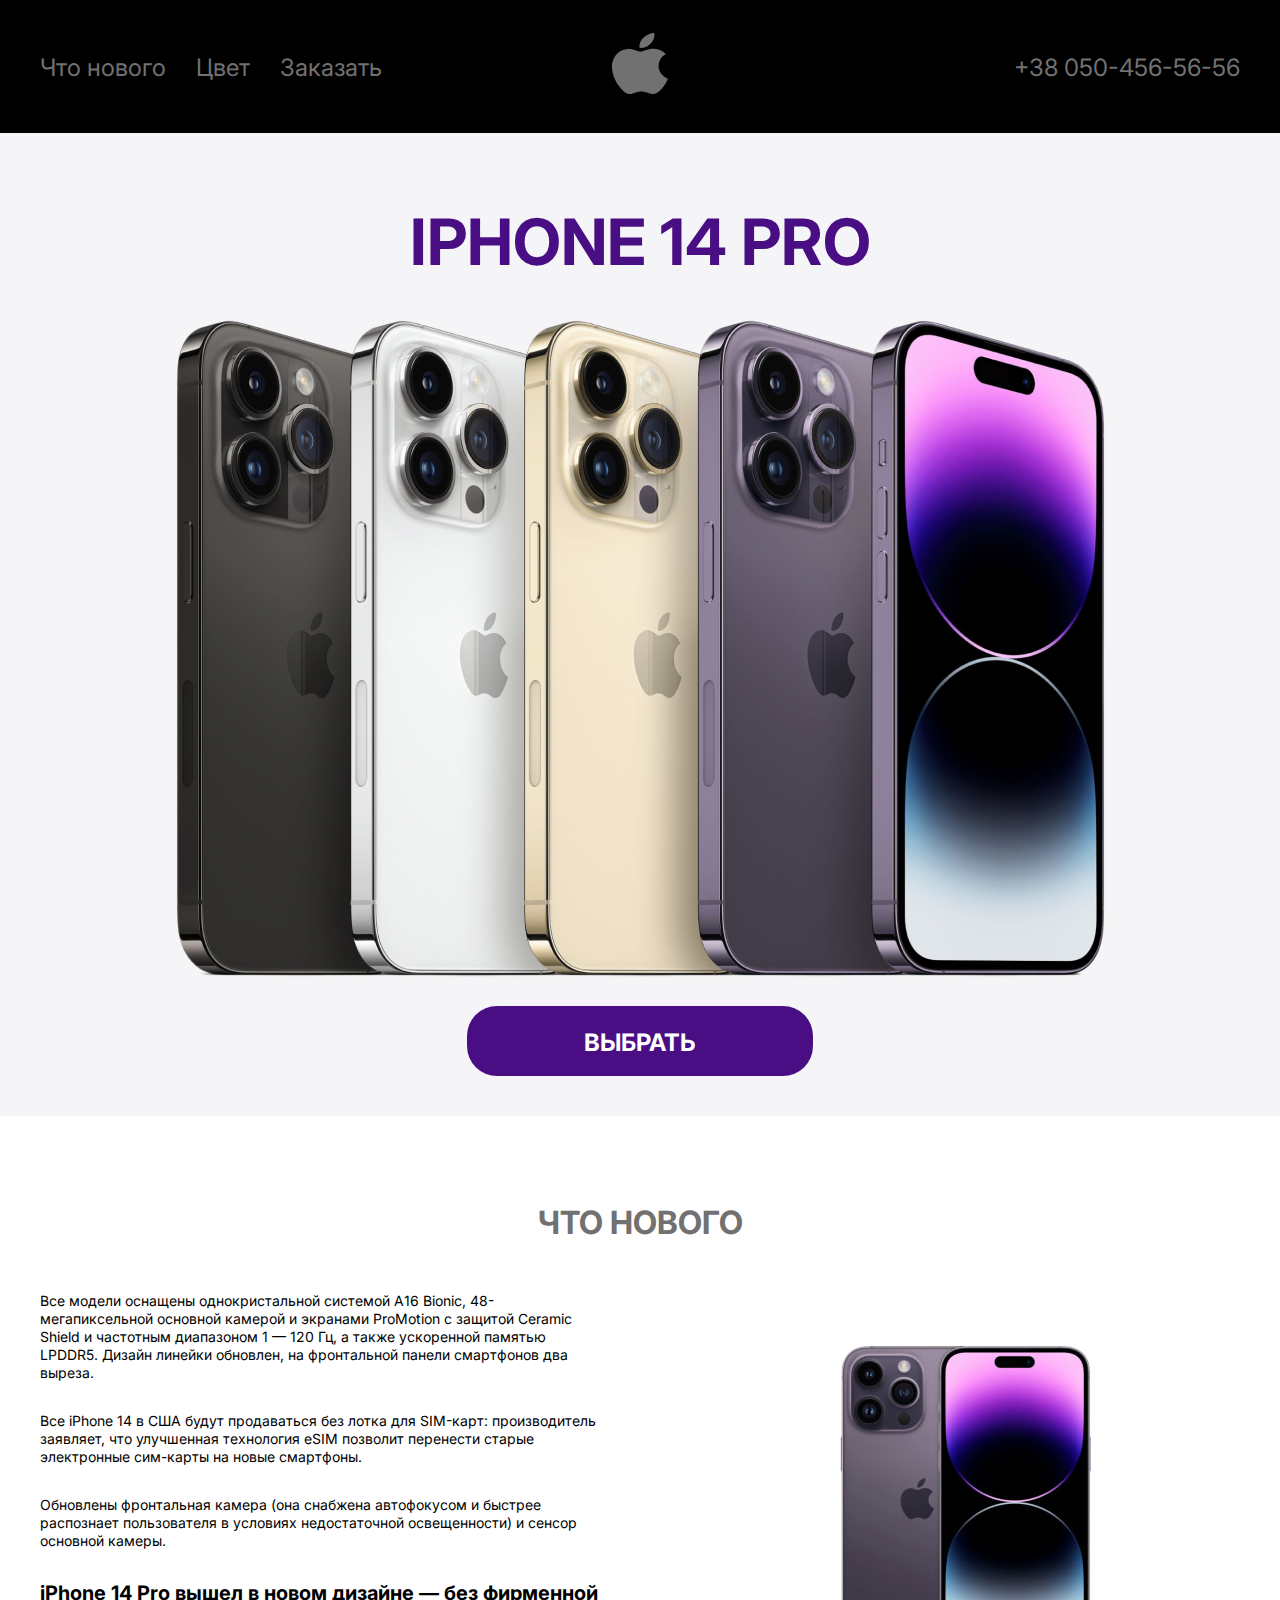
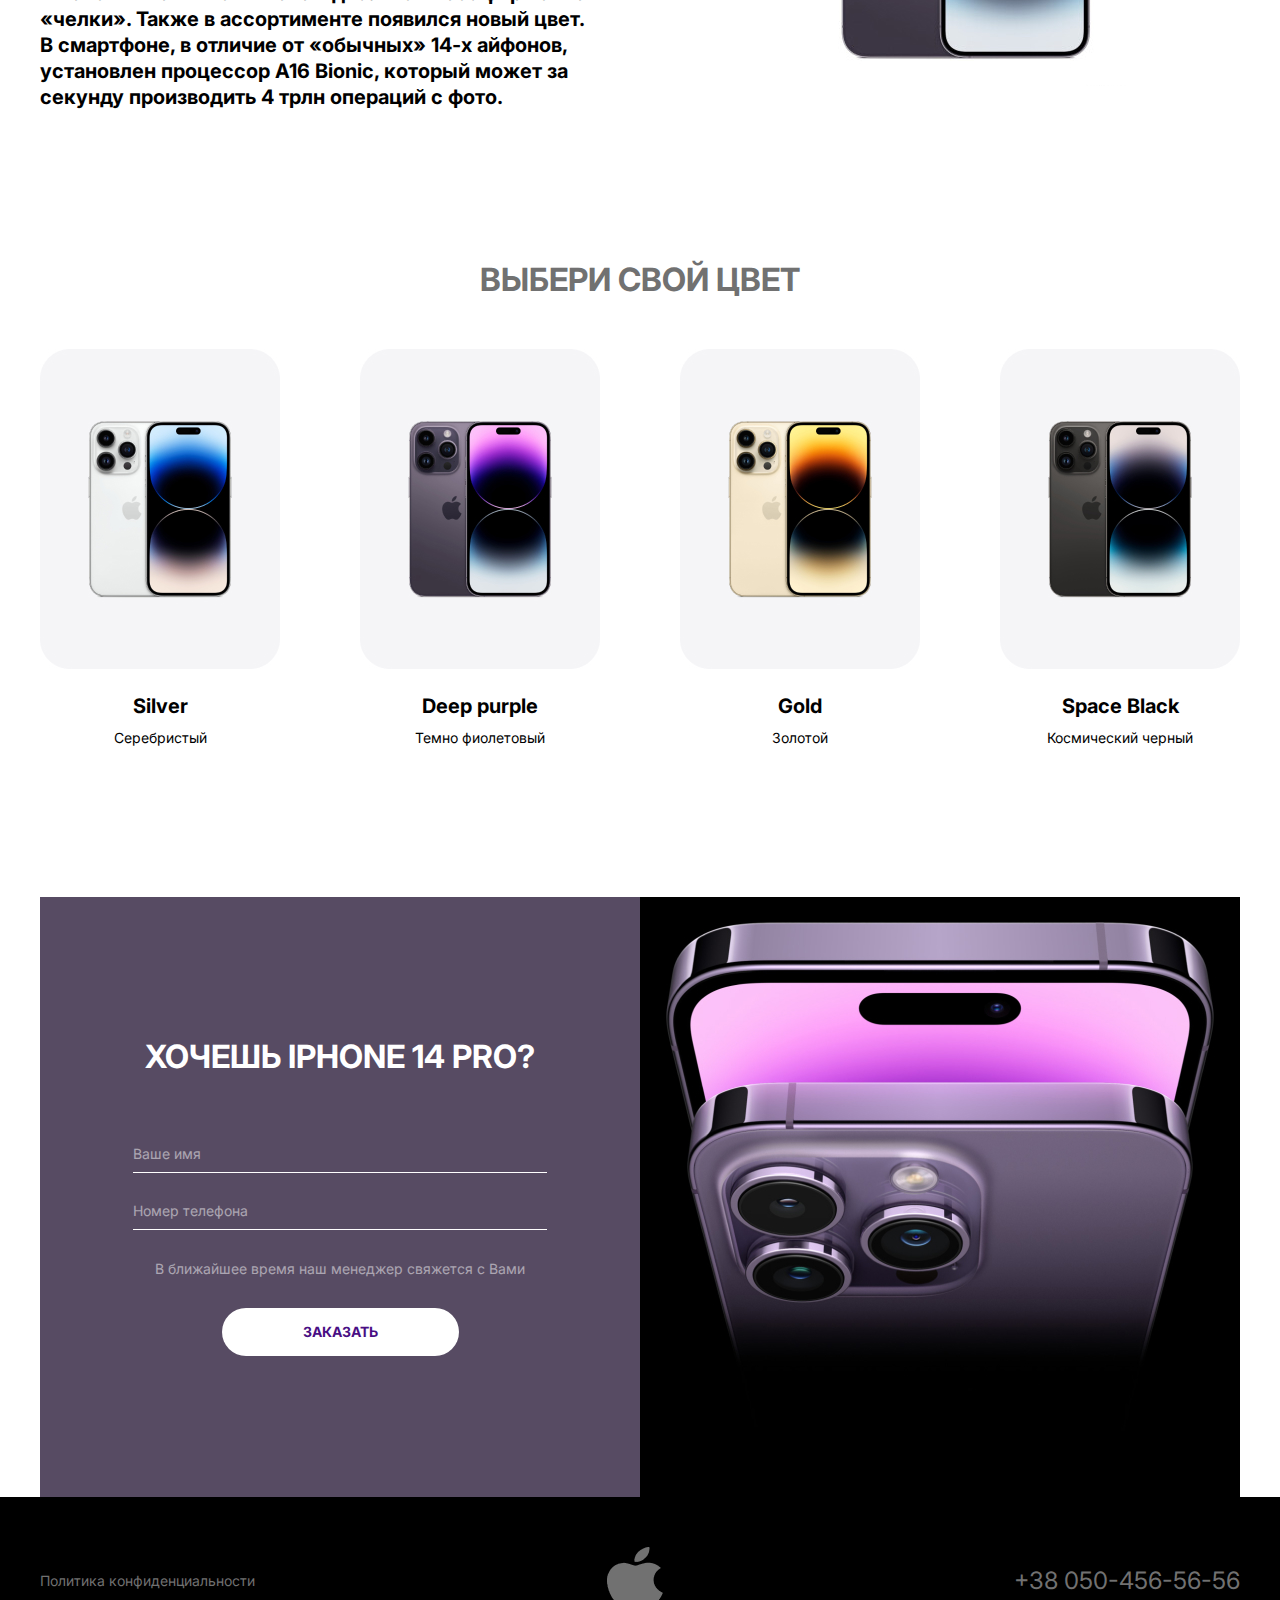
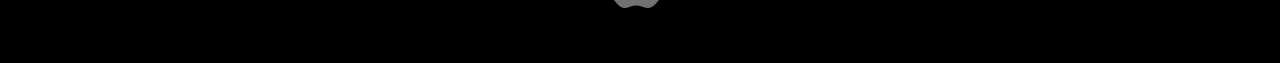
<file: index.html>
<!DOCTYPE html>
<html lang="en">

<head>
    <meta charset="utf-8">
    <meta name="viewport" content="width=device-width, initial-scale=1">
    <title>Iphone 14 Pro</title>
    <link rel="preconnect" href="https://fonts.googleapis.com">
    <link rel="preconnect" href="https://fonts.gstatic.com" crossorigin>
    <link href="https://fonts.googleapis.com/css2?family=Inter:wght@400;700&display=swap" rel="stylesheet">
    <link rel="stylesheet" href="./css/normalize.css">
    <link rel="stylesheet" href="./css/style.css">
</head>

<body>
<div class="wrapper">
    <header class="header">
        <div class="header__bar">
            <div class="header__container">
                <nav class="header__menu">
                    <button class="menu-btn" type="button">
                        <span class="btn-line"></span>
                        <span class="btn-line"></span>
                        <span class="btn-line"></span>
                        <span class="btn-line"></span>
                    </button>
                    <ul class="menu__list">
                        <li class="menu__item">
                            <a href="" class="menu__link">Что нового</a>
                        </li>
                        <li class="menu__item">
                            <a href="" class="menu__link">Цвет</a>
                        </li>
                        <li class="menu__item">
                            <a href="" class="menu__link">Заказать</a>
                        </li>
                    </ul>
                    <a href="#" class="header__logo">
                        <img src="img/Group.png" alt="logo">
                    </a>
                    <a href="tel:+380504565656" class="header__phone">+38 050-456-56-56</a>
                </nav>
            </div>
        </div>
    </header>
    <main class="page">
        <section class="headline">
            <div class="page__picture">
                <H1 class="header__H1">IPHONE 14 PRO</H1>
                <img src="img/iphone_14.png" alt="Iphone 14" class="header__img">
                <a class="header__button" href="#">ВЫБРАТЬ</a>
            </div>
        </section>
        <section class="whats_new">
            <div class="page__whats_new">
                <h1 class="page__h1">ЧТО НОВОГО</h1>
                <div class="new__info">
                    <div class="new__text">
                        <p class="page__p1">Все модели оснащены однокристальной системой A16 Bionic, 48-мегапиксельной
                            основной
                            камерой и экранами ProMotion с защитой Ceramic Shield и частотным диапазоном 1 — 120 Гц, а
                            также
                            ускоренной памятью LPDDR5. Дизайн линейки обновлен, на фронтальной панели смартфонов два
                            выреза. </p>
                        <p class="page__p2">Все iPhone 14 в США будут продаваться без лотка для SIM-карт: производитель
                            заявляет,
                            что улучшенная технология eSIM позволит перенести старые электронные сим-карты на новые
                            смартфоны.</p>
                        <p class="page__p3">Обновлены фронтальная камера (она снабжена автофокусом и быстрее распознает
                            пользователя
                            в условиях недостаточной освещенности) и сенсор основной камеры.</p>
                        <b class="page__p_bold">iPhone 14 Pro вышел в новом дизайне — без фирменной «челки». Также в
                            ассортименте
                            появился новый цвет. В смартфоне, в отличие от «обычных» 14-х айфонов, установлен процессор
                            A16
                            Bionic,
                            который может за секунду производить 4 трлн операций с фото.</b>
                    </div>
                    <img src="img/iPhone-14-1.jpg" alt="Iphone 14" class="page__img">
                </div>
            </div>
        </section>
        <section class="color_phone">
            <div class="page__color_phone">
                <h1 class="page__h1_color">ВЫБЕРИ СВОЙ ЦВЕТ</h1>
                <ul class="color-list">
                    <li class="color-item"><img src="img/silver1.jpg" alt="iphone silver">
                        <h3>Silver</h3>
                        <p>Серебристый</p>
                    </li>
                    <li class="color-item"><img src="img/purple.jpg" alt="iphone purple">
                        <h3>Deep purple</h3>
                        <p>Темно фиолетовый</p>
                    </li>
                    <li class="color-item"><img src="img/gold.jpg" alt="iphone gold">
                        <h3>Gold</h3>
                        <p>Золотой</p>
                    </li>
                    <li class="color-item"><img src="img/black.jpg" alt="iphone black">
                        <h3>Space Black</h3>
                        <p>Космический черный</p>
                    </li>
                </ul>
            </div>
        </section>
        <section class="page__form">
            <div class="page__form1">
                <div class="contacts_inner">
                    <form class="page__form_input" action="#">
                        <h1 class="page__h1_form">ХОЧЕШЬ IPHONE 14 PRO?</h1>
                        <label>
                            <input class="page__form_name" type="text" placeholder="Ваше имя"/>
                        </label>
                        <label>
                            <input class="page__form_name" type="text" placeholder="Номер телефона"/>
                        </label>
                        <p>В ближайшее время наш менеджер свяжется с Вами</p>
                        <button type="submit">ЗАКАЗАТЬ</button>
                    </form>
                    <img src="img/large1.jpg" alt="iphone" class="page__img_form">
                </div>
            </div>
        </section>
    </main>
    <footer class="footer">
        <div class="footer__container">
            <div class="footer_inner">
                <a href="#" class="footer__link">Политика конфиденциальности</a>
                <a href="#" class="footer__logo">
                    <img class="footer__img" src="img/Group.png" alt="logo">
                </a>
                <a href="tel:+380504565656" class="footer__phone">+38 050-456-56-56</a>
            </div>
        </div>
    </footer>
</div>
<script src="js/main.js"></script>
</body>

</html>
</file>
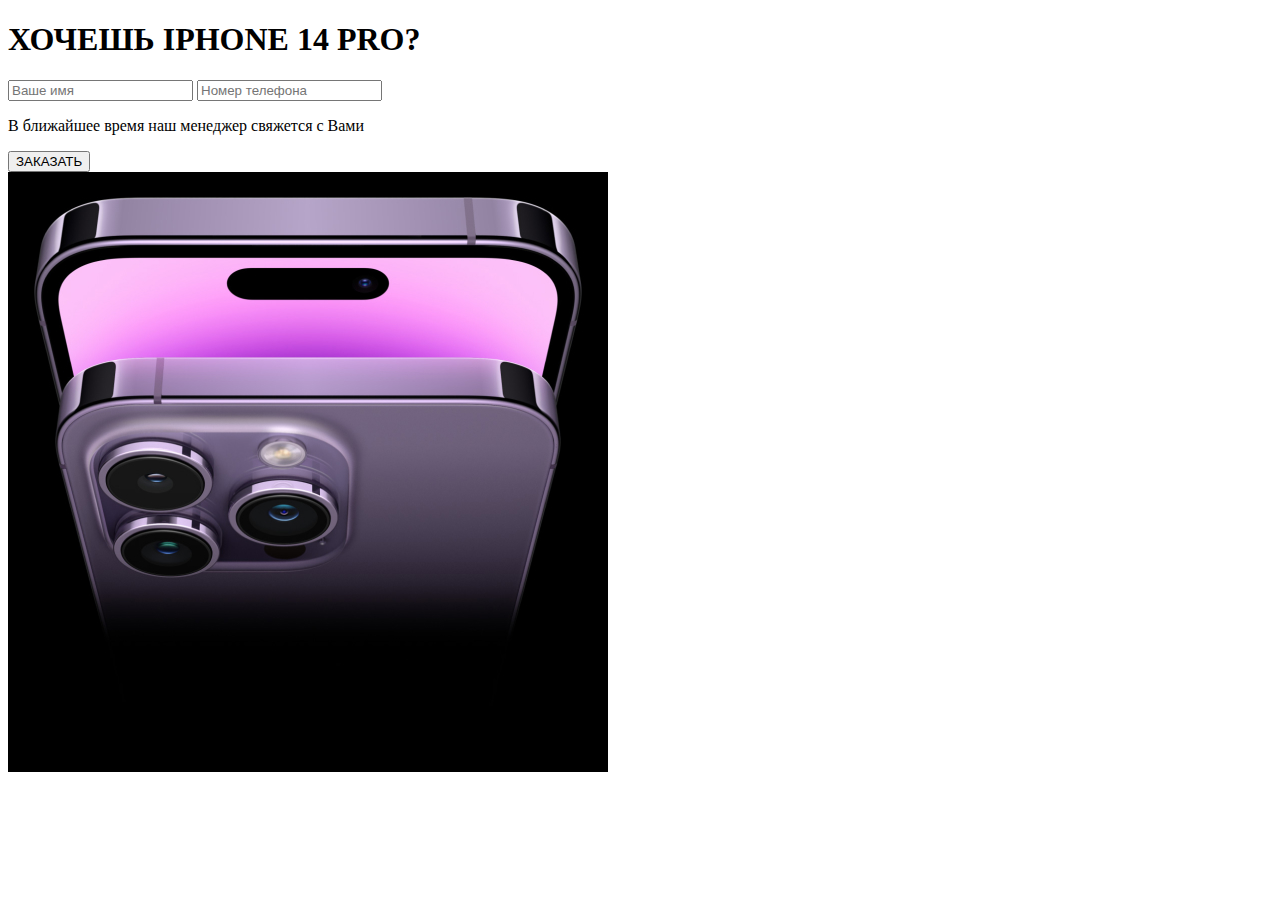
<file: index2.html>
<!DOCTYPE html>
<html lang="en">
<head>
    <meta charset="UTF-8">
    <title>Title</title>
</head>
<body>
<section class="page__form">
  <div class="page__form1">
    <form class="page__form_input" action="#">
      <h1 class="page__h1_form">ХОЧЕШЬ IPHONE 14 PRO?</h1>
      <label>
        <input class="page__form_name" type="text" placeholder="Ваше имя"/>
      </label>
      <label>
        <input class="page__form_tel" type="text" placeholder="Номер телефона"/>
      </label>
      <p>В ближайшее время наш менеджер свяжется с Вами</p>
      <button type="submit">ЗАКАЗАТЬ</button>
    </form>
    <img src="img/large1.jpg" alt="iphone" class="page__img_form">
  </div>
</section>
</body>
</html>
</file>
<file: css/style.css>
body {
    font-family: Inter, sans-serif;
    font-weight: 400;
    font-size: 14px;
    line-height: 18px;
    color: black;
}

a {
    text-decoration: none;
    color: inherit;
}

ul {
    margin: 0;
    padding: 0;
    list-style-type: none;
}

.header__bar {
    background-color: black;
    padding: 33px 0 32px 0;
    color: #717171;
    font-size: 24px;
    line-height: 29px;
}

.header__container {
    padding: 0 15px;
    max-width: 1200px;
    margin: 0 auto;

}

.header__menu {
    display: flex;
    justify-content: space-between;
    align-items: center;
}

.menu__list {
    display: flex;
    flex-grow: 1;
    flex-basis: 0;
}


.header__phone {
    flex-grow: 1;
    flex-basis: 0;
    text-align: right;
}

.menu__item {
    padding-right: 30px;
}


.headline {
    background-color: #F5F5F7;
    text-align: center;
    padding: 70px 0 40px;
}


.page__picture {
    max-width: 1200px;
    margin: 0 auto;
    padding: 0 15px;
}

.header__img {
    margin-bottom: 25px;
}

.header__H1 {
    text-transform: uppercase;
    margin: 0 0 40px;
    color: #490E84;
    font-weight: 700;
    font-size: 64px;
    line-height: 77px;
}

.header__button {
    display: inline-block;
    font-weight: 700;
    font-size: 24px;
    line-height: 29px;
    text-transform: uppercase;
    color: #fff;
    background-color: #490E84;
    padding: 22px 117px 19px;
    border-radius: 30px;
}

.whats_new {
    max-width: 1200px;
    margin: 0 auto;
    padding: 87px 0 150px;
}


.page__h1,
.page__h1_color {
    margin: 0 0 50px;
    text-transform: uppercase;
    text-align: center;
    color: #717171;
    font-size: 32px;
    line-height: 39px;
    font-weight: 700;
}

.new__info {
    display: flex;
    align-items: center;
}

.new__text p {
    max-width: 560px;
    margin: 0 0 30px;
}

.new__text b {
    max-width: 560px;
    font-size: 20px;
    line-height: 26px;
    display: block;
}

.page__img {
    margin-left: 190px;
}

.color_phone {
    max-width: 1200px;
    margin: 0 auto;
    padding-bottom: 150px;
}

.color-list {
    display: flex;
    justify-content: space-between;
    text-align: center;
}

.color-item img {
    margin-bottom: 20px;
}

.color-item h3 {
    font-size: 20px;
    line-height: 26px;
    margin: 0 0 10px;
}

.color-item p {
    margin: 0;
}

.page__form {
    max-width: 1200px;
    margin: 0 auto;
}

.contacts_inner {
    display: flex;
    background-color: #574B63;
    color: white;
}

.page__form_input {
    width: 100%;
    padding: 140px 93px;
    text-align: center;
}

.page__h1_form {
    margin: 0 0 60px;
    text-transform: uppercase;
    font-weight: 700;
    font-size: 32px;
    line-height: 39px;
}

.page__form_name {
    padding: 10px 0;
    border: none;
    border-bottom: 1px solid #ffffff;
    display: block;
    width: 100%;
    margin-bottom: 20px;
    background-color: #574B63;
}

.page__form_name::placeholder {
    font-size: 14px;
    line-height: 18px;
    color: white;
    opacity: .5;
    font-family: Inter, sans-serif;
    font-weight: 400;
}

.page__form_input p {
    opacity: .5;
    margin: 30px 0;
    text-align: center;

}

.page__form_input button {
    border: none;
    text-transform: uppercase;
    color: #490E84;
    background-color: white;
    border-radius: 30px;
    padding: 16px 81px;
    font-weight: 700;
    cursor: pointer;

}

.footer {
    background-color: black;
    height: auto;
    text-align: center;
}

.footer__link {
    font-size: 14px;
    line-height: 19px;
}

.footer_inner {
    color: #717171;
    display: flex;
    align-items: center;
    justify-content: space-between;
    padding: 50px 0;
    max-width: 1200px;
    margin: 0 auto;
}

.footer__img {
    /*margin-right: 110px;*/
}

.footer__phone {
    font-size: 24px;
    line-height: 29px;
}

.menu-btn {
    display: none;
}

@media (max-width: 1200px) {
    .header__img {
        max-width: 100%;
    }

    .contacts_inner {
        display: block;
    }

    .page__form_input {
        width: auto;
    }

    .page__img_form {
        width: 100%;
    }

    .page__form {
        background-color: #574B63;
    }
}

@media (max-width: 1100px) {
    .color-list {
        flex-wrap: wrap;
    }

    .color-item {
        width: 50%;
        margin-bottom: 30px;
    }
    .new__info{
        padding: 0 10px;
    }
}

@media (max-width: 940px) {
    .menu-btn {
        display: inline-block;
        width: 50px;
        height: 50px;
        background-color: transparent;
        order: 1;
        border: none;
        cursor: pointer;
        position: relative;
        z-index: 50;
    }

    .header__logo,
    .header__phone {
        position: relative;
        z-index: 50;
    }

    .btn-line {
        position: absolute;
        left: 0;
        width: 100%;
        background-color: white;
        height: 2px;
        transition: .3s ease;
    }

    .menu__list {
        position: absolute;
        left: 0;
        top: 0;
        bottom: 0;
        right: 0;
        background-color: #0A0a0a;
        display: flex;
        justify-content: center;
        align-items: center;
        flex-direction: column;
        transform: translateY(-100%);
        transition: .3s ease;
    }

    .menu-open .menu__list {
        transform: translateY(0);
    }

    .menu__item {
        padding: 50px 0;
        font-size: 56px;

    }

    .btn-line:nth-child(1) {
        top: 0;
    }

    .btn-line:nth-child(2) {
        top: 20px;
    }

    .btn-line:nth-child(3) {
        top: 20px;
    }

    .btn-line:nth-child(4) {
        top: 40px;
    }

    .menu-open .btn-line:nth-child(1) {
        transform: scaleX(0);
    }

    .menu-open .btn-line:nth-child(2) {
        transform: rotate(45deg);
    }

    .menu-open .btn-line:nth-child(3) {
        transform: rotate(-45deg);
    }

    .menu-open .btn-line:nth-child(4) {
        transform: scaleX(0);
    }

    .page__img {
        display: none;
    }

    .new__text p,
    .new__text b {
        max-width: 100%;

    }

    .header__phone {
        text-align: center;
    }
    .new__info{
        padding: 0 10px;
    }
}

@media (max-width: 768px) {
    .headline,
    .whats_new {
        padding: 50px 0;
    }
    .new__info {
        padding: 0 10px;
    }

}

@media (max-width: 640px) {
    .footer_inner {
        padding: 20px 0;
        flex-direction: column;
    }

    .footer__logo {
        margin: 15px 0;
    }

    .new__info {
        padding: 0 10px;
    }
}

@media (max-width: 560px) {
    .header__H1 {
        font-size: 34px;
        line-height: 42px;
    }

    .header__button {
        font-size: 18px;
        line-height: 22px;
        padding: 16px 90px 16px;
    }

    .page__h1,
    .page__h1_color,
    .page__h1_form {
        font-size: 28px;
        line-height: 32px;
    }

    .color-item,
    .color-item img {
        width: 100%;
    }

    .page__form_input {
        padding: 140px 30px;
    }

    .new__info {
        padding: 0 10px;
    }
}

@media (max-width: 420px) {
    .header__menu {
        flex-wrap: wrap;
    }

    .header__phone {
        flex-basis: auto;
        margin-top: 50px;
        order: 3;
        width: 100%;
    }

    .menu__item {
        font-size: 36px;
    }

    .new__info {
        padding: 0 10px;
    }
}
</file>
